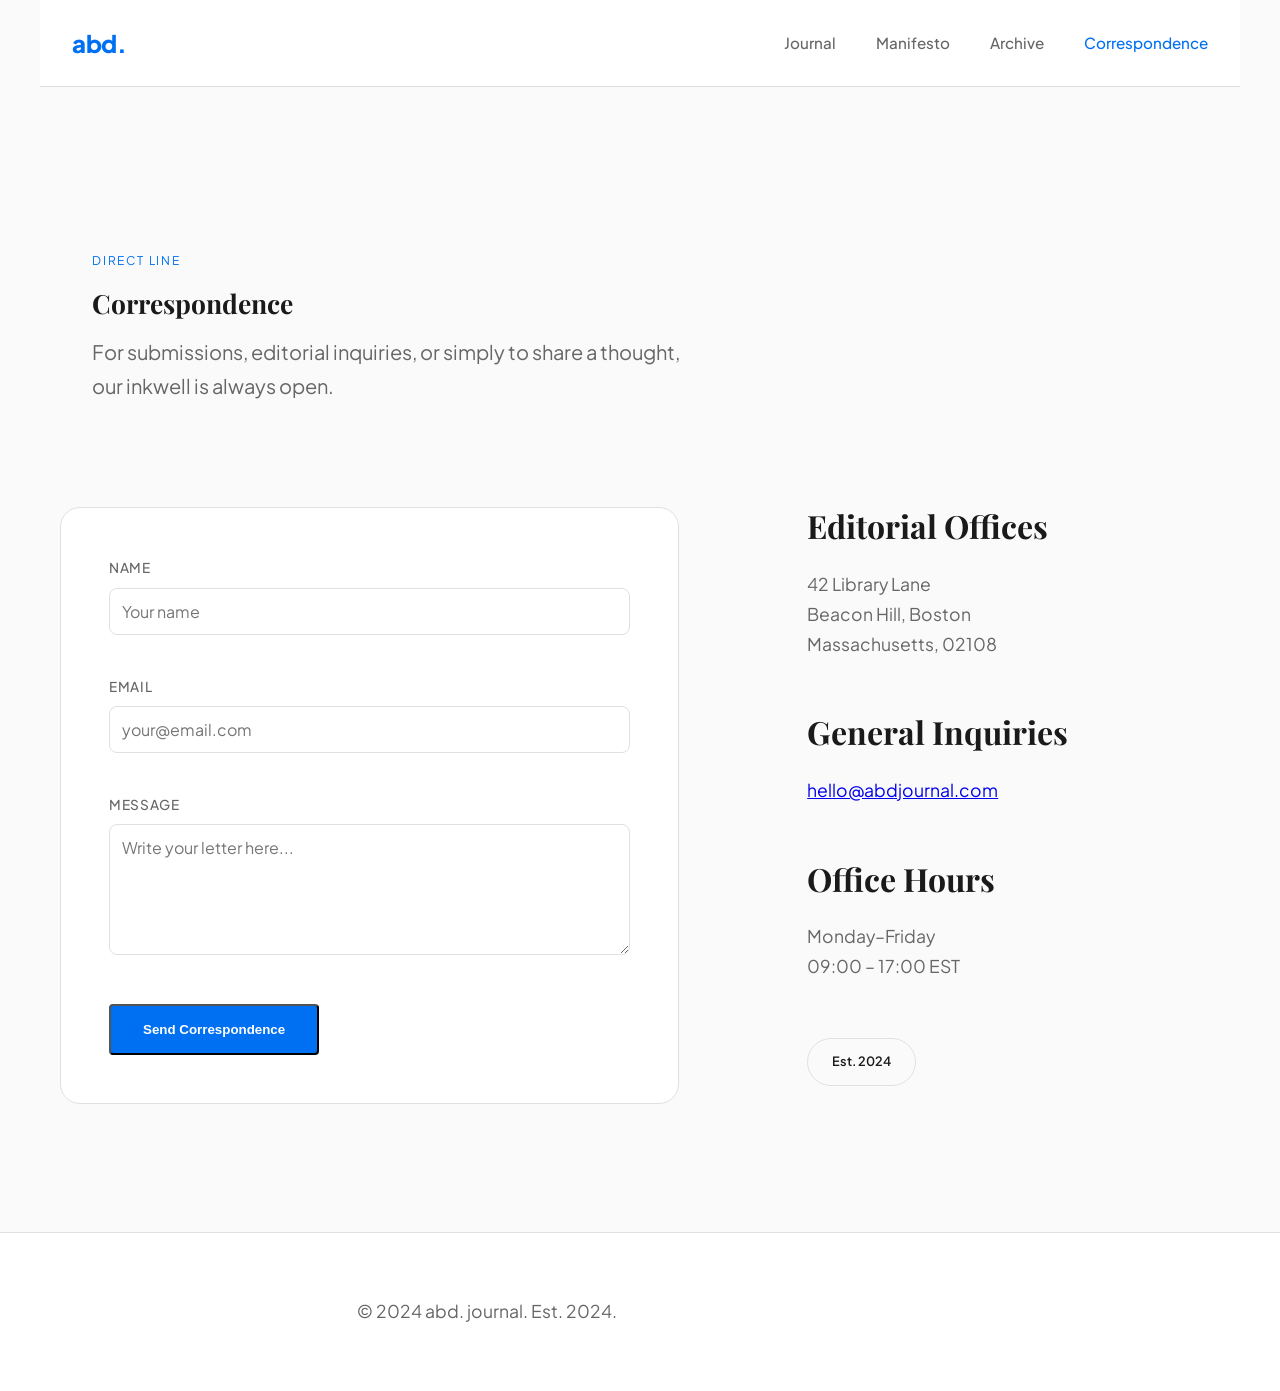
<file: contact.html>
<!DOCTYPE html>
<html lang="en">
<head>
    <meta charset="UTF-8">
    <meta name="viewport" content="width=device-width, initial-scale=1" />
    <title>Correspondence | abd. Journal</title>
    <link rel="icon" href="data:image/svg+xml,<svg xmlns=%22http://www.w3.org/2000/svg%22 viewBox=%220 0 100 100%22><text y=%22.9em%22 font-size=%2290%22>✉️</text></svg>">
    <link rel="preconnect" href="https://fonts.googleapis.com">
    <link rel="preconnect" href="https://fonts.gstatic.com" crossorigin>
    <link href="https://fonts.googleapis.com/css2?family=Newsreader:ital,opsz,wght@0,6..72,200..800;1,6..72,200..800&family=Playfair+Display:ital,wght@0,400..900;1,400..900&family=Plus+Jakarta+Sans:wght@300;400;500;600&display=swap" rel="stylesheet">
    <link rel="stylesheet" href="styles.css">
    <script src="script.js" defer></script>
<style>
@keyframes fa-emergency-reveal { to { opacity: 1 !important; visibility: visible !important; } }
.scroll-reveal:not(.is-visible),.reveal:not(.active):not(.is-visible),.fade-in:not(.visible):not(.in),.slide-in:not(.visible):not(.in),.fade-up:not(.is-visible),.fade-down:not(.is-visible),.zoom-in:not(.is-visible),.animate:not(.animated),.animate-up:not(.in),.will-animate:not(.animated),.animate-on-scroll:not(.animated):not(.in-view),.animate-on-load:not(.in-view):not(.visible),[data-aos]:not(.aos-animate),[data-reveal]:not(.in-view):not(.is-visible),[data-scroll]:not(.is-inview):not(.in-view),[data-animate]:not(.is-visible):not(.animated) { animation: fa-emergency-reveal 0.4s ease 4s forwards !important; }
</style>
<script>
(function(){try{
  var conv={'scroll-reveal':'is-visible','reveal':'active','fade-in':'visible','slide-in':'visible','fade-up':'is-visible','fade-down':'is-visible','zoom-in':'is-visible','animate-on-scroll':'animated','animate-on-load':'in-view','animate-up':'in','animate':'animated','will-animate':'animated'};
  var attrs=[['data-reveal','in-view'],['data-scroll','is-inview'],['data-animate','is-visible'],['data-aos','aos-animate']];
  function revealAllAbove(){
    var vh=window.innerHeight||document.documentElement.clientHeight;
    function pin(el,cls){el.classList.add(cls);el.style.setProperty('opacity','1','important');el.style.setProperty('visibility','visible','important');el.style.transform='';}
    Object.keys(conv).forEach(function(c){
      document.querySelectorAll('.'+c).forEach(function(el){
        if(el.getBoundingClientRect().top<vh)pin(el,conv[c]);
      });
    });
    attrs.forEach(function(a){
      document.querySelectorAll('['+a[0]+']').forEach(function(el){
        if(el.getBoundingClientRect().top<vh)pin(el,a[1]);
      });
    });
  }
  if(document.readyState==='loading')document.addEventListener('DOMContentLoaded',revealAllAbove);else revealAllAbove();
}catch(e){}})();
</script>

  <!-- SEO — injected by ForgeAI -->
  <meta name="description" content="Correspondence | abd. Journal — built with ForgeAI">
  <meta name="robots" content="index, follow">
  <link rel="canonical" href="/contact.html">
  <!-- Open Graph -->
  <meta property="og:title" content="Correspondence | abd. Journal">
  <meta property="og:description" content="Correspondence | abd. Journal — built with ForgeAI">
  <meta property="og:type" content="website">
  <meta property="og:image" content="https://og-image.vercel.app/Correspondence%20%7C%20abd.%20Journal.png">
  <!-- Twitter Card -->
  <meta name="twitter:card" content="summary_large_image">
  <meta name="twitter:title" content="Correspondence | abd. Journal">
  <meta name="twitter:description" content="Correspondence | abd. Journal — built with ForgeAI">
  <meta name="twitter:image" content="https://og-image.vercel.app/Correspondence%20%7C%20abd.%20Journal.png">
  <!-- JSON-LD -->
  <script type="application/ld+json">{"@context":"https://schema.org","@type":"WebPage","name":"Correspondence | abd. Journal","description":"Correspondence | abd. Journal — built with ForgeAI"}</script>
</head>
<body>
  <div class="page-loader"><div class="loader-ring"></div></div>
    <header class="navbar">
        <div class="nav-container">
            <a href="index.html" class="logo">abd.</a>
            <nav>
                <a href="index.html">Journal</a>
                <a href="about.html">Manifesto</a>
                <a href="archive.html">Archive</a>
                <a href="contact.html" class="active">Correspondence</a>
            </nav>
        </div>
    </header>

    <main class="page-content">
        <section class="contact-header">
            <div class="content-wrapper">
                <span class="eyebrow">Direct Line</span>
                <h1>Correspondence</h1>
                <p class="subtitle">For submissions, editorial inquiries, or simply to share a thought, our inkwell is always open.</p>
            </div>
        </section>

        <section class="contact-grid content-wrapper">
            <div class="contact-form-box">
                <form id="contactForm">
                        <div class="form-group">
                            <label for="name">Name</label>
                            <input type="text" id="name" required placeholder="Your name">
                        </div>
                        <div class="form-group">
                            <label for="email">Email</label>
                            <input type="email" id="email" required placeholder="your@email.com">
                        </div>
                        <div class="form-group">
                            <label for="message">Message</label>
                            <textarea id="message" rows="5" required placeholder="Write your letter here..."></textarea>
                        </div>
                        <button type="submit" class="btn-primary">Send Correspondence</button>
                    </form>
                </div>

                <div class="contact-info">
                    <h3 style="font-family: var(--font-heading);">Editorial Offices</h3>
                    <p>42 Library Lane<br>Beacon Hill, Boston<br>Massachusetts, 02108</p>
                    <br>
                    <h3>General Inquiries</h3>
                    <p><a href="mailto:hello@abdjournal.com">hello@abdjournal.com</a></p>
                    <br>
                    <h3>Office Hours</h3>
                    <p>Monday–Friday<br>09:00 – 17:00 EST</p>
                    <div class="meta-tag">Est. 2024</div>
                </div>
        </section>
    </main>

    <footer>
        <p>&copy; 2024 abd. journal. Est. 2024.</p>
    </footer>
</body>
</html>
</file>
<file: styles.css>
:root {
  --bg: #fafafa; --surface: #ffffff; --surface-2: #f0f0f0; --text: #1a1a1a; 
  --muted: #666666; --primary: #0070f3; --primary-hover: #0051b3; 
  --secondary: #00c7b5; --accent: #ff0080; --border: #e0e0e0;
  --font-heading: 'Playfair Display', serif;
  --font-body: 'Plus Jakarta Sans', sans-serif;
  --font-accent: 'Newsreader', serif;
  --content-width: 1200px;
}

* { margin: 0; padding: 0; box-sizing: border-box; }
body { 
  background: var(--bg); color: var(--text); font-family: var(--font-body);
  line-height: 1.6; font-size: 1.1rem;
}

.content-wrapper { max-width: var(--content-width); margin: 0 auto; padding: 0 2rem; }
h1, h2, h3 { font-family: var(--font-heading); color: var(--text); line-height: 1.15; }

.navbar { padding: 1.5rem 0; border-bottom: 1px solid var(--border); position: sticky; top: 0; z-index: 1000; background: rgba(255, 255, 255, 0.9); backdrop-filter: blur(15px); }
.nav-container { display: flex; justify-content: space-between; align-items: center; max-width: var(--content-width); margin: 0 auto; padding: 0 2rem; width: 100%; }
.logo { font-size: 1.5rem; font-weight: 800; text-decoration: none; color: var(--primary); letter-spacing: -0.02em; }
nav { display: flex; align-items: center; }
nav a { text-decoration: none; color: var(--muted); margin-left: 2.5rem; font-size: 0.95rem; font-weight: 500; transition: color 0.3s ease; }
nav a:hover, nav a.active { color: var(--primary); }

.hero { position: relative; padding: 12rem 0; overflow: hidden; }
.hero-bg { position: absolute; inset: 0; width: 100%; height: 100%; object-fit: cover; z-index: -1; }
.hero::after { content: ''; position: absolute; inset: 0; background: linear-gradient(to bottom, rgba(255,255,255,0.2), rgba(255,255,255,0.9)); }
.hero .content-wrapper { position: relative; z-index: 1; max-width: 800px; }
.hero h1 { font-size: clamp(3rem, 8vw, 6rem); margin-bottom: 2rem; font-weight: 400; letter-spacing: -0.02em; }
.hero p { font-size: 1.25rem; color: var(--muted); margin-bottom: 2.5rem; max-width: 600px; line-height: 1.7; }
.highlight { color: var(--primary); font-style: italic; }

.post-grid { display: grid; grid-template-columns: repeat(auto-fit, minmax(300px, 1fr)); gap: 3rem; margin-top: 3rem; }
.card { border: 1px solid var(--border); padding: 1.5rem; border-radius: 1rem; transition: 0.3s; background: var(--surface); }
.card:hover { border-color: var(--primary); transform: translateY(-5px); }
.card img { width: 100%; border-radius: 0.5rem; margin-bottom: 1.5rem; }

.manifesto { padding: 6rem 0; background: var(--surface-2); text-align: center; }
blockquote { font-family: var(--font-accent); font-size: 2rem; max-width: 800px; margin: 0 auto; color: var(--primary); font-style: italic; }

.btn-primary { background: var(--primary); color: #ffffff; padding: 1rem 2rem; border-radius: 4px; text-decoration: none; font-weight: 600; display: inline-block; }
.btn-primary:hover { background: var(--primary-hover); }

input, textarea { width: 100%; padding: 1rem; background: var(--surface); border: 1px solid var(--border); color: var(--text); margin-bottom: 1rem; font-family: inherit; }
input:focus, textarea:focus { border-color: var(--primary); outline: none; }

footer { padding: 4rem 2rem; border-top: 1px solid var(--border); text-align: center; color: var(--muted); background: var(--surface); }
.footer-bottom { padding-top: 2rem; font-size: 0.85rem; }

.horizontal-scroll { display: flex; gap: 2rem; overflow-x: auto; padding: 2rem 0; }
.scroll-item { min-width: 250px; }
.scroll-item img { width: 100%; height: 350px; object-fit: cover; border-radius: 0.5rem; }

.drop-cap { font-family: var(--font-heading); float: left; font-size: 4rem; line-height: 1; margin-right: 1rem; color: var(--primary); }

@media (max-width: 768px) {
  .nav-container { flex-direction: column; gap: 1.5rem; padding: 1rem; }
  nav a { margin: 0 1rem; }
  .grid-layout { grid-template-columns: 1fr; }
}

@media (max-width: 640px) {
  .hero { padding: 4rem 0; }
  blockquote { font-size: 1.5rem; }
}

/* ── Styles for remaining classes (round 1) ── */
/* Typographic & Global Accents */
.eyebrow { font-family: var(--font-body); text-transform: uppercase; letter-spacing: 0.15em; font-size: 0.75rem; color: var(--primary); display: block; margin-bottom: 1rem; }
.italic { font-style: italic; }
.muted { color: var(--muted); }
.serif-title { font-family: var(--font-heading); font-size: clamp(2rem, 4vw, 3rem); line-height: 1.1; }

/* Buttons & CTAs */
.cta-group { display: flex; gap: 1rem; margin-top: 2rem; }
.btn-secondary { padding: 0.8rem 1.8rem; border: 1px solid var(--border); color: var(--text); text-decoration: none; transition: all 0.2s ease; border-radius: 4px; }
.btn-secondary:hover { background: var(--surface-2); border-color: var(--primary); }

/* Grid Sections */
.grid-section { padding: clamp(64px, 10vw, 120px) 0; }
.category { font-family: var(--font-body); font-size: 0.7rem; text-transform: uppercase; color: var(--primary); letter-spacing: 0.05em; margin-bottom: 0.5rem; display: block; }

/* About Page */
.about-hero { padding: clamp(80px, 12vw, 160px) 0; text-align: center; }
.text-column { max-width: 700px; margin: 0 auto; line-height: 1.8; color: var(--text); }
.drop-cap { font-family: var(--font-heading); font-size: 5rem; float: left; line-height: 0.8; margin-right: 1rem; color: var(--primary); }
.wide-image img { width: 100%; border-radius: 12px; margin: 3rem 0; box-shadow: 0 20px 40px rgba(0,0,0,0.3); }
.video-container { position: relative; width: 100%; padding-top: 56.25%; border-radius: 12px; overflow: hidden; }
.video-container iframe { position: absolute; top: 0; left: 0; width: 100%; height: 100%; }

/* Archive Page */
.running-header { display: flex; justify-content: space-between; padding: 1rem 0; font-size: 0.75rem; border-bottom: 1px solid var(--border); color: var(--muted); text-transform: uppercase; margin-bottom: 2rem; }
.archive-controls { margin-bottom: 4rem; display: flex; flex-wrap: wrap; gap: 1rem; align-items: center; justify-content: center; }
.search-wrapper input { background: var(--surface); border: 1px solid var(--border); padding: 0.8rem 1.2rem; color: var(--text); border-radius: 8px; width: 100%; max-width: 400px; box-shadow: 0 2px 4px rgba(0,0,0,0.02); }
.filter-btn { background: var(--surface); border: 1px solid var(--border); color: var(--muted); padding: 0.6rem 1.2rem; cursor: pointer; border-radius: 8px; transition: all 0.2s ease; font-weight: 500; }
.filter-btn.active, .filter-btn:hover { border-color: var(--primary); color: var(--primary); background: rgba(0,112,243,0.05); }
.archive-header-row { display: flex; flex-wrap: wrap; justify-content: space-between; align-items: center; margin-bottom: 2rem; color: var(--muted); font-size: 0.9rem; gap: 1rem; padding: 1rem 0; }
.card-image-wrapper { overflow: hidden; border-radius: 12px; margin-bottom: 1.5rem; position: relative; }
.card-image-wrapper img { transition: transform 0.5s ease; }
.card:hover .card-image-wrapper img { transform: scale(1.05); }
.card-meta { display: flex; justify-content: space-between; font-size: 0.8rem; margin-bottom: 1rem; color: var(--primary); font-weight: 600; }
.read-time { color: var(--muted); font-weight: 400; }

/* Correspondence (Contact) Page */
.contact-grid { display: grid; grid-template-columns: 1.5fr 1fr; gap: 8rem; padding: 4rem 0; align-items: start; }
.form-group { margin-bottom: 2rem; }
.form-group label { display: block; margin-bottom: 0.75rem; font-weight: 600; font-size: 0.85rem; text-transform: uppercase; letter-spacing: 0.05em; color: var(--muted); }
.form-group input, .form-group textarea { width: 100%; background: var(--surface); border: 1px solid var(--border); padding: 1.25rem; color: var(--text); border-radius: 12px; font-size: 1rem; transition: border 0.2s ease, box-shadow 0.2s ease; }
.form-group input:focus, .form-group textarea:focus { border-color: var(--primary); box-shadow: 0 0 0 4px rgba(0,112,243,0.1); }
.contact-info h3 { font-size: 2rem; margin-bottom: 1.5rem; }
.contact-info p { margin-bottom: 1.5rem; color: var(--muted); }
.meta-tag { margin-top: 2rem; padding: 0.75rem 1.5rem; border: 1px solid var(--border); display: inline-block; font-size: 0.8rem; border-radius: 50px; font-weight: 600; }

/* Responsive Adjustments */
@media (max-width: 768px) {
  .contact-grid { grid-template-columns: 1fr; }
  .running-header { display: none; }
}


/* ── Styles for remaining classes (round 2) ── */
/* --- Collections & Scroll --- */
.collections { padding: clamp(64px, 10vw, 120px) 0; background: var(--surface); }
.horizontal-scroll { display: flex; gap: 2rem; overflow-x: auto; padding: 2rem 0; scrollbar-width: none; }
.scroll-item { min-width: 300px; }
.scroll-item img { width: 100%; height: 400px; object-fit: cover; border-radius: 12px; margin-bottom: 1rem; }

/* --- Testimonials --- */
.testimonials { padding: 80px 0; background: var(--bg); }
.testimonial-grid { display: grid; grid-template-columns: repeat(auto-fit, minmax(300px, 1fr)); gap: 2rem; }
.t-card { background: var(--surface); padding: 2rem; border-radius: 16px; border: 1px solid var(--border); box-shadow: 0 4px 6px rgba(0,0,0,0.05); }

/* --- About & Manifesto --- */
.about-page { line-height: 1.7; }
.about-content { padding: 60px 0; }
.about-video { padding: 40px 0; }
.drop-cap { font-size: 5rem; font-family: var(--font-heading); color: var(--primary); float: left; margin-right: 20px; line-height: 0.8; }

/* --- Archive --- */
.archive-hero { position: relative; padding: 80px 0; overflow: hidden; }
.filter-wrapper { display: flex; gap: 0.75rem; margin-top: 2rem; flex-wrap: wrap; }
.archive-grid-section { padding: 20px 0 80px; }
.section-title { font-size: 2rem; }
.running-sub { font-family: var(--font-accent); color: var(--muted); font-style: italic; display: block; margin-bottom: 0.25rem; font-size: 0.8rem; }
.archive-posts { display: grid; grid-template-columns: repeat(auto-fit, minmax(300px, 1fr)); gap: 2rem; align-content: start; }
.card { display: flex; flex-direction: column; }
.card-excerpt { color: var(--muted); font-size: 0.95rem; margin: 10px 0 20px; line-height: 1.5; }
.card-footer-meta { display: flex; align-items: center; gap: 10px; margin-top: auto; padding-top: 1rem; border-top: 1px solid var(--border); }
.author-avatar { width: 32px; height: 32px; border-radius: 50%; }
.author-name { font-weight: 600; font-size: 0.85rem; }
.pub-date { font-size: 0.8rem; color: var(--muted); }

/* --- Video Section --- */
.video-feature-section { padding: 80px 0; background: var(--surface-2); }
.video-grid-split { display: grid; grid-template-columns: 1fr 1fr; gap: 4rem; align-items: center; }
.video-wrapper-16-9 { position: relative; padding-bottom: 56.25%; height: 0; overflow: hidden; border-radius: 16px; }
.video-wrapper-16-9 iframe { position: absolute; top: 0; left: 0; width: 100%; height: 100%; border: none; }

/* --- Footer & Contact --- */
.footer-grid { display: grid; grid-template-columns: repeat(auto-fit, minmax(200px, 1fr)); gap: 3rem; padding-bottom: 40px; border-bottom: 1px solid var(--border); }
.footer-bottom { padding: 20px 0; color: var(--muted); font-size: 0.9rem; }
.contact-header { padding: 100px 0 40px; }
.subtitle { font-size: 1.25rem; color: var(--muted); max-width: 600px; }
.contact-form-box { background: var(--surface); padding: 3rem; border-radius: 20px; border: 1px solid var(--border); }
.form-group { margin-bottom: 1.5rem; }
.form-group label { display: block; margin-bottom: 0.5rem; font-weight: 500; }
.form-group input, .form-group textarea { width: 100%; padding: 12px; background: var(--surface); border: 1px solid var(--border); color: var(--text); border-radius: 8px; }

/* --- Pagination --- */
.pagination { display: flex; gap: 10px; justify-content: center; margin-top: 40px; }
.page-num { padding: 8px 16px; border: 1px solid var(--border); cursor: pointer; transition: 0.2s; }
.page-num:hover, .page-num.active { background: var(--primary); border-color: var(--primary); }
.disabled { opacity: 0.3; pointer-events: none; }


/* ── Styles for remaining classes (round 3) ── */
/* Newsletter Section */
.newsletter {
    background: var(--surface);
    padding: clamp(60px, 8vw, 100px) 20px;
    border-top: 1px solid var(--border);
    text-align: center;
}

.newsletter h2 { font-family: var(--font-heading); font-size: 2.5rem; color: var(--text); margin-bottom: 1.5rem; }
.newsletter form { display: flex; max-width: 500px; margin: 0 auto; gap: 1rem; }
.newsletter input { margin-bottom: 0; }
.newsletter button { background: var(--primary); color: white; border: none; padding: 0 2rem; border-radius: 4px; cursor: pointer; font-weight: 600; }
.newsletter button:hover { background: var(--primary-hover); }

/* Author Details */
.author-details {
    display: flex;
    align-items: center;
    gap: 1rem;
    padding: 2rem 0;
    border-bottom: 1px solid var(--border);
    color: var(--muted);
    font-size: 0.9rem;
}

/* Pagination */
.pages {
    display: flex;
    justify-content: center;
    align-items: center;
    gap: 1.5rem;
    padding: 3rem 0;
}

.prev-page, .next-page {
    color: var(--primary);
    text-decoration: none;
    font-family: var(--font-accent);
    font-style: italic;
    transition: color 0.2s ease;
}

.prev-page:hover, .next-page:hover { color: var(--primary-hover); }

/* Video Text Overlay */
.video-text {
    position: absolute;
    bottom: 2rem;
    left: 2rem;
    z-index: 2;
    color: var(--text);
    pointer-events: none;
}

/* Footer Columns */
.footer-column {
    display: grid;
    grid-template-columns: repeat(auto-fit, minmax(200px, 1fr));
    gap: 2rem;
    padding: 4rem 0;
    border-top: 1px solid var(--border);
}

.footer-column h4 { color: var(--primary); margin-bottom: 1rem; text-transform: uppercase; letter-spacing: 0.05em; font-size: 0.8rem; }
.footer-column a { display: block; color: var(--muted); text-decoration: none; margin-bottom: 0.5rem; transition: color 0.2s; }
.footer-column a:hover { color: var(--text); }

/* Main Page Content Wrapper */
.page-content {
    max-width: var(--content-width);
    margin: 0 auto;
    padding: clamp(40px, 5vw, 80px) 20px;
    line-height: 1.7;
}

@media (max-width: 768px) {
    .footer-column { grid-template-columns: 1fr; }
    .pages { gap: 1rem; }
}

/* Page load: fade-in + spinner preloader */
@keyframes fa-fade-in { from { opacity: 0; } to { opacity: 1; } }
@keyframes fa-spin { to { transform: rotate(360deg); } }
@keyframes fa-loader-out { to { opacity: 0; visibility: hidden; } }
body { animation: fa-fade-in .5s ease both; }
.page-loader, .app-loading { position: fixed; inset: 0; z-index: 9999; display: flex; align-items: center; justify-content: center; background: var(--bg); }
.page-loader { animation: fa-loader-out .5s ease 1s forwards; }
.loader-ring, .spinner { width: 48px; height: 48px; border-radius: 50%; border: 4px solid var(--border); border-top-color: var(--primary); animation: fa-spin .8s linear infinite; }
/* Kill any model-invented preloader after 2s — it expects JS handlers we
   didn't write, so left alone it spins forever. Fires even if script.js
   fails to load, so the page is never permanently stuck. */
@keyframes fa-preloader-kill { 0%, 90% { opacity: 1; visibility: visible; } 100% { opacity: 0; visibility: hidden; } }
#preloader, .preloader, #pre-loader, .pre-loader,
#loading-overlay, .loading-overlay, #loading-screen, .loading-screen,
.site-preloader, .page-preloader {
  animation: fa-preloader-kill 2s ease forwards !important;
  pointer-events: none !important;
}
/* body.loading-state and friends: the JS scrub removes these; belt-and-suspenders
   is to make sure they never hide the body content even while set. */
body.loading-state, body.loading, body.is-loading, body.preload,
html.loading-state, html.loading, html.is-loading, html.preload {
  overflow: auto !important;
  visibility: visible !important;
  opacity: 1 !important;
}

/* ── Final deterministic fixes (win over generated CSS) ── */
.gradient-text, .text-gradient { background-image: linear-gradient(100deg, var(--primary, #6d5efb), var(--accent, #22d3ee)); }
.gradient-text, .text-gradient {
  -webkit-background-clip: text !important; background-clip: text !important;
  -webkit-text-fill-color: transparent !important; color: transparent !important;
  padding: 0 !important; box-shadow: none !important; border-radius: 0 !important;
}

/* ── Mobile hamburger nav (deterministic) ── */
.nav-toggle { display: none; align-items: center; justify-content: center; flex-direction: column; gap: 5px; width: 44px; height: 44px; padding: 0; background: transparent; border: 0; cursor: pointer; color: inherit; z-index: 60; }
.nav-toggle span { display: block; width: 24px; height: 2px; background: var(--text, #1a1a1a); border-radius: 2px; }
@media (max-width: 780px) {
  header, .site-header, .navbar, .main-header { position: relative; }
  .nav-toggle { display: inline-flex !important; }
  /* !important is required: the model often puts inline style="display:flex" on
     the <nav>, and inline styles beat class/media-query CSS without it. */
  header nav, .site-header nav, .navbar nav, header .nav-links {
    display: none !important; position: absolute !important; top: 100%; left: 0; right: 0;
    flex-direction: column !important; align-items: flex-start !important; gap: .15rem !important;
    background: color-mix(in srgb, var(--bg, #ffffff) 97%, transparent); padding: .75rem 1.25rem 1rem;
    border-top: 1px solid var(--border, rgba(0,0,0,.12)); box-shadow: 0 18px 34px -22px rgba(0,0,0,.55); max-height: 76vh; overflow-y: auto;
  }
  header nav.nav-open, .site-header nav.nav-open, .navbar nav.nav-open, header .nav-links.nav-open { display: flex !important; }
  header nav ul, .site-header nav ul, .navbar nav ul { flex-direction: column !important; align-items: flex-start !important; width: 100%; }
  header nav a, .site-header nav a, .navbar nav a, header .nav-links a { width: 100%; padding: .55rem 0; }
}

/* Reveal safety net — nothing stays invisible past 3s regardless of which
   class-name convention Gemini invented on this particular build. */
/* Only assert opacity + visibility. Locking transform via animation-forwards
   kills every subsequent hover translation on the same element (:hover { transform: translateY(-6px) } stops firing because the animation's held !important wins). */
@keyframes fa-reveal-safety { to { opacity: 1 !important; visibility: visible !important; } }
.scroll-reveal:not(.is-visible),
.reveal:not(.active):not(.is-visible),
.fade-in:not(.visible):not(.in),
.slide-in:not(.visible):not(.in),
.fade-up:not(.is-visible),
.fade-down:not(.is-visible),
.zoom-in:not(.is-visible),
.animate:not(.animated),
.will-animate:not(.animated),
.animate-on-scroll:not(.animated):not(.in-view),
.animate-on-load:not(.in-view):not(.visible),
[data-aos]:not(.aos-animate),
[data-reveal]:not(.in-view):not(.is-visible),
[data-scroll]:not(.is-inview):not(.in-view),
[data-animate]:not(.is-visible):not(.animated) {
  animation: fa-reveal-safety .8s ease 3s forwards !important;
}

/* ── Hero contrast safety net (deterministic override) ── */
/* Any hero/banner/masthead section that carries a background image gets:
   - a dark gradient overlay via ::before so any text is legible
   - forced light text on every text descendant */
.hero, .hero-section, .hero-container, .hero-wrapper,
.banner, .banner-hero, .site-hero, .page-hero, .masthead, .jumbotron,
[class*="hero" i][class*="section" i], section[id*="hero" i] {
  position: relative;
}
.hero:has(img), .hero-section:has(img), .banner:has(img),
.hero[style*="background"], .hero-section[style*="background"], .banner[style*="background"] {
  /* Dark gradient overlay so any text on top stays readable regardless of the
     photo behind it. Sits above the image but below the content. */
}
.hero::before, .hero-section::before, .banner-hero::before,
.site-hero::before, .page-hero::before, .masthead::before {
  content: '';
  position: absolute; inset: 0;
  background: linear-gradient(180deg, rgba(0,0,0,0.55) 0%, rgba(0,0,0,0.7) 100%);
  z-index: 1;
  pointer-events: none;
}
/* Hero image and content both need to sit above the overlay */
.hero > *:not(.hero-bg-wrapper):not(.hero-bg):not(img),
.hero-section > *:not(.hero-bg-wrapper):not(.hero-bg):not(img),
.banner > *:not(.banner-bg):not(img),
.masthead > *:not(img) { position: relative; z-index: 2; }

/* Force high-contrast text on every text element inside any hero-like
   section, and any element with a "hero" or "banner" class ancestor.
   This is deliberately aggressive — a hero must be readable. */
.hero *, .hero-section *, .hero-container *, .hero-content *,
.banner *, .banner-hero *, .site-hero *, .page-hero *,
.masthead *, .jumbotron *,
section[id*="hero" i] *, section[class*="hero" i] * {
  color: #ffffff !important;
}
/* Muted subheads inside heroes: still light, just slightly dimmed */
.hero .subtitle, .hero .subhead, .hero .hero-subtitle, .hero p:not([class]),
.hero-section .subtitle, .hero-section .subhead, .hero-section .hero-subtitle, .hero-section p:not([class]),
.banner .subtitle, .banner .subhead, .banner p:not([class]),
.masthead .subtitle, .masthead .subhead, .masthead p:not([class]) {
  color: rgba(255, 255, 255, 0.85) !important;
}
/* Eyebrow / small labels above the hero headline */
.hero .eyebrow, .hero .sub-eyebrow, .hero .tagline, .hero .badge,
.hero-section .eyebrow, .hero-section .sub-eyebrow, .hero-section .tagline,
.banner .eyebrow, .masthead .eyebrow {
  color: rgba(255, 255, 255, 0.75) !important;
}
/* Text-only CTA links in heroes ("Learn more →") — need to stand out */
.hero a:not(.btn):not(.button), .hero-section a:not(.btn):not(.button),
.banner a:not(.btn):not(.button), .masthead a:not(.btn):not(.button) {
  color: #ffffff !important;
  opacity: 0.95;
  text-decoration: underline;
  text-underline-offset: 4px;
}

/* ── Claude QA polish ── */
/* Refine interactive elements */
button, a, .interactive {
  transition: all 0.25s cubic-bezier(0.4, 0, 0.2, 1);
  outline-offset: 2px;
}

button:hover, a:hover {
  filter: brightness(1.1);
}

button:focus-visible, a:focus-visible {
  outline: 2px solid var(--primary);
}

/* Depth and surfaces */
.card, .surface-element {
  background: var(--surface);
  border: 1px solid var(--border);
  box-shadow: 0 4px 6px -1px rgba(0, 0, 0, 0.2);
  transition: box-shadow 0.3s ease;
}

.card:hover {
  box-shadow: 0 10px 15px -3px rgba(0, 0, 0, 0.3);
  border-color: var(--primary);
}

/* Typography and Spacing rhythm */
h1, h2, h3, h4 {
  color: var(--text);
  line-height: 1.2;
  margin-bottom: 1rem;
}

p {
  line-height: 1.7;
  color: var(--muted);
  max-width: 70ch;
}

/* Responsive spacing container */
main, section, header {
  padding-left: clamp(1rem, 5vw, 2rem);
  padding-right: clamp(1rem, 5vw, 2rem);
  max-width: var(--content-width);
  margin-left: auto;
  margin-right: auto;
}

/* Subtle focus state for inputs */
input, textarea {
  background: var(--surface-2);
  border: 1px solid var(--border);
  color: var(--text);
  padding: 0.75rem;
  border-radius: 4px;
}

input:focus, textarea:focus {
  outline: none;
  border-color: var(--primary);
  box-shadow: 0 0 0 1px var(--primary);
}
</file>
